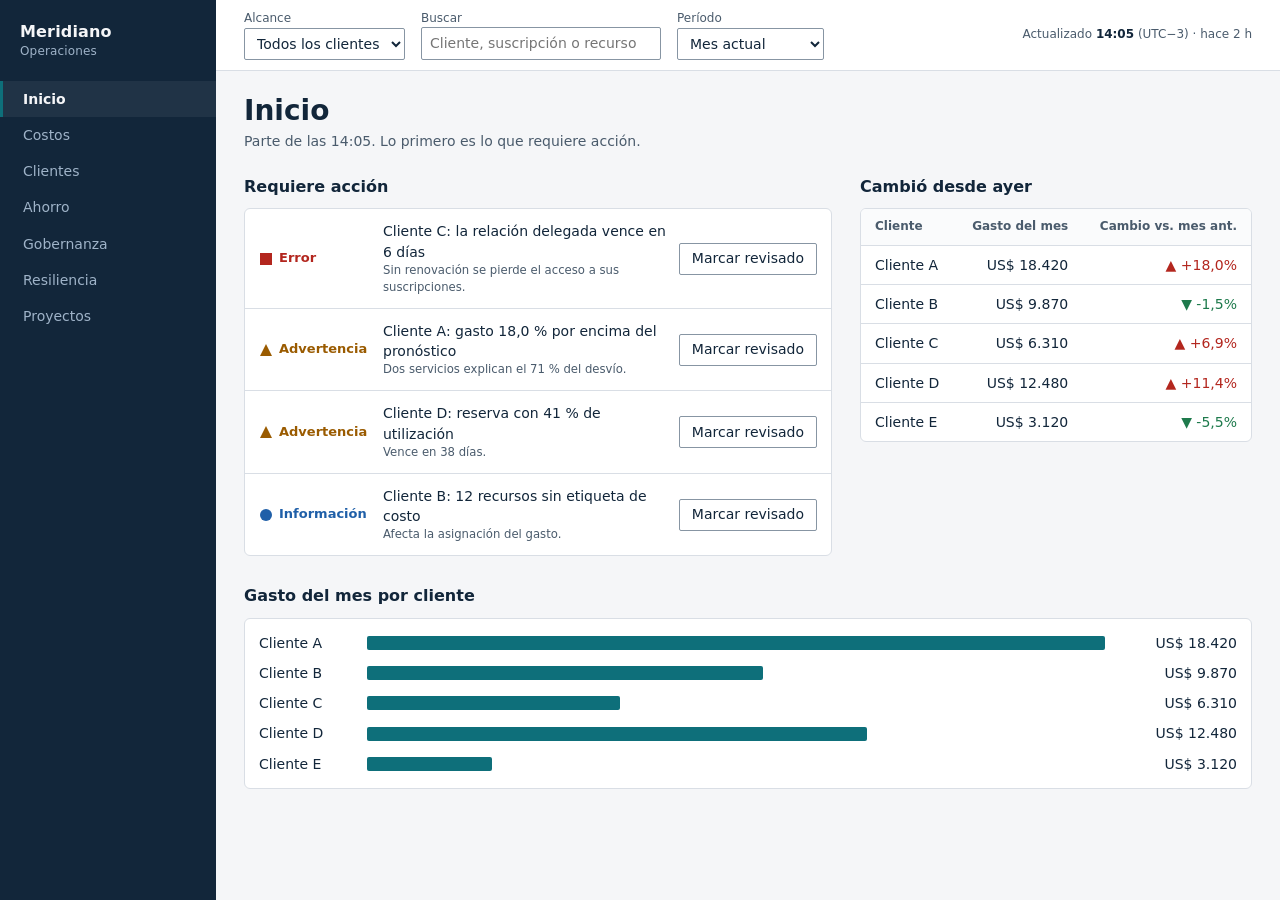
<file: plugins/front-studio/examples/portal-muestra/design/preview/index.html>
<!doctype html>
<html lang="es">
<head>
<meta charset="utf-8">
<meta name="viewport" content="width=device-width, initial-scale=1">
<title>Meridiano — Operaciones (preview de muestra)</title>
<style>
/* TOKENS:START */
:root {
  --ink: #12263A; --ink-2: #4A5B6C; --paper: #F5F6F8; --surface: #FFFFFF; --line: #D9DEE5;
  --accent: #0E6F7A; --on-accent: #FFFFFF;
  --ok: #1E7A4C; --warn: #9A5B00; --err: #B3261E; --info: #1F5FA8;
  --nav-bg: #12263A; --nav-ink: #F5F6F8; --nav-ink-2: #9FB3C8;
  --font: system-ui, "Segoe UI", Roboto, sans-serif;
  --r-data: 2px; --r-panel: 6px;
  --dur-fb: 100ms; --dur-panel: 250ms; --dur-exit: 180ms; --dur-chart: 400ms;
  --ease-out: cubic-bezier(.16, 1, .3, 1);
}
/* TOKENS:END */

/* ESTILO:START */
body { margin: 0; font: 14px/1.45 var(--font); color: var(--ink); background: var(--paper); font-variant-numeric: tabular-nums; }
#app { display: grid; grid-template-columns: 216px minmax(0, 1fr); grid-template-rows: auto 1fr; min-height: 100vh; }
[data-component="nav"] { grid-row: 1 / 3; background: var(--nav-bg); color: var(--nav-ink); padding: 20px 0; }
.brand { font-weight: 600; font-size: 16px; padding: 0 20px 20px; letter-spacing: .01em; }
.brand small { display: block; font-weight: 400; font-size: 12px; color: var(--nav-ink-2); }
[data-component="nav"] a { display: block; padding: 8px 20px; color: var(--nav-ink-2); text-decoration: none; border-left: 3px solid transparent; }
[data-component="nav"] a:hover { color: var(--nav-ink); }
[data-component="nav"] a[aria-current] { color: var(--nav-ink); border-left-color: var(--accent); background: rgba(255,255,255,.06); font-weight: 600; }
[data-component="nav"] a:focus-visible { outline-color: var(--nav-ink); }
[data-component="topbar"] { display: flex; gap: 16px; align-items: center; flex-wrap: wrap; padding: 10px 28px; background: var(--surface); border-bottom: 1px solid var(--line); }
.field { display: flex; flex-direction: column; font-size: 12px; color: var(--ink-2); }
.field select, .field input { font: inherit; font-size: 14px; color: var(--ink); background: var(--surface); border: 1px solid #8795A3; border-radius: var(--r-data); padding: 5px 8px; min-height: 32px; }
.field input { width: 240px; }
.fresh { margin-left: auto; color: var(--ink-2); font-size: 12px; }
.fresh strong { color: var(--ink); font-weight: 600; }
main { padding: 24px 28px 48px; max-width: 1280px; }
main:focus { outline: none; }
h1 { font-size: 28px; line-height: 1.15; margin: 0 0 4px; font-weight: 600; }
.sub { color: var(--ink-2); margin: 0 0 24px; }
h2 { font-size: 16px; font-weight: 600; margin: 0 0 10px; }
.cols { display: grid; grid-template-columns: minmax(0, 3fr) minmax(0, 2fr); gap: 28px; align-items: start; }
.panel { background: var(--surface); border: 1px solid var(--line); border-radius: var(--r-panel); }
.sec { margin-bottom: 28px; }
.act { display: grid; grid-template-columns: 112px 1fr auto; gap: 12px; align-items: center; padding: 12px 14px; border-bottom: 1px solid var(--line); }
.act:last-child { border-bottom: 0; }
.act p { margin: 0; } .act small { color: var(--ink-2); display: block; }
.sev { display: inline-flex; align-items: center; gap: 6px; font-weight: 600; font-size: 13px; }
.sev svg { width: 14px; height: 14px; flex: none; }
.sev.err { color: var(--err); } .sev.warn { color: var(--warn); } .sev.info { color: var(--info); } .sev.ok { color: var(--ok); }
button, .btn { font: inherit; border-radius: var(--r-data); min-height: 32px; padding: 4px 12px; cursor: pointer; border: 1px solid #8795A3; background: var(--surface); color: var(--ink); transition: background-color var(--dur-fb); }
button:hover { background: #EDF0F4; }
button.primary { background: var(--accent); color: var(--on-accent); border-color: var(--accent); }
button.primary:hover { background: #0B5C65; }
.tw { overflow-x: auto; }
table { width: 100%; border-collapse: collapse; }
th, td { padding: 9px 14px; text-align: left; border-bottom: 1px solid var(--line); white-space: nowrap; }
th { font-weight: 600; font-size: 12px; color: var(--ink-2); background: #FAFBFC; position: sticky; top: 0; }
th button { all: unset; cursor: pointer; font-weight: 600; } th button:focus-visible { outline: 2px solid var(--ink); outline-offset: 2px; }
td.n, th.n { text-align: right; }
tbody tr[data-row] { cursor: pointer; } tbody tr[data-row]:hover { background: #F0F4F7; }
tr:last-child td { border-bottom: 0; }
.delta.up { color: var(--err); } .delta.down { color: var(--ok); } /* en costos, subir es la mala noticia */
.bars { padding: 14px; display: grid; gap: 10px; }
.bar { display: grid; grid-template-columns: 96px 1fr 120px; gap: 12px; align-items: center; }
.bar i { display: block; height: 14px; background: var(--accent); border-radius: var(--r-data); transform-origin: left; width: var(--w); }
.first .bar i { animation: grow var(--dur-chart) var(--ease-out) both; }
@keyframes grow { from { transform: scaleX(0); } }
.spark { width: 96px; height: 24px; vertical-align: middle; } .spark path { fill: none; stroke: var(--ink-2); stroke-width: 1.5; }
.banner { display: flex; gap: 10px; align-items: center; padding: 10px 14px; margin-bottom: 16px; border: 1px solid var(--warn); border-left-width: 4px; border-radius: var(--r-panel); background: #FFF8EC; }
.state { padding: 28px 18px; } .state h2 { margin-bottom: 4px; } .state p { margin: 0 0 12px; color: var(--ink-2); }
.sk { display: block; height: 14px; border-radius: var(--r-data); background: #E3E7EC; animation: pulse 1.4s linear infinite; }
@keyframes pulse { 50% { opacity: .45; } }
.swap { animation: fade var(--dur-fb) linear 1; animation-duration: 200ms; } @keyframes fade { from { opacity: .35; } }
.drawer { position: fixed; top: 0; right: 0; height: 100%; width: min(420px, 100%); background: var(--surface); border-left: 1px solid var(--line); padding: 20px; overflow: auto; transform: translateX(100%); visibility: hidden; transition: transform var(--dur-exit) ease-in, visibility 0s linear var(--dur-exit); }
.drawer.open { transform: none; visibility: visible; transition: transform var(--dur-panel) var(--ease-out), visibility 0s; }
.drawer h2 { font-size: 20px; } .drawer dl { display: grid; grid-template-columns: 1fr auto; gap: 6px 12px; margin: 16px 0; } .drawer dd { margin: 0; text-align: right; }
.toast { position: fixed; left: 50%; bottom: 20px; transform: translate(-50%, 8px); opacity: 0; background: var(--ink); color: var(--paper); padding: 10px 16px; border-radius: var(--r-panel); transition: opacity 150ms linear, transform 150ms var(--ease-out); pointer-events: none; }
.toast.show { opacity: 1; transform: translate(-50%, 0); transition-duration: 200ms; }
@media (max-width: 900px) {
  #app { grid-template-columns: minmax(0, 1fr); }
  [data-component="nav"] { grid-row: auto; display: flex; overflow-x: auto; padding: 8px 12px; align-items: center; }
  .brand { padding: 0 16px 0 0; white-space: nowrap; } .brand small { display: none; }
  [data-component="nav"] a { border-left: 0; border-bottom: 3px solid transparent; white-space: nowrap; padding: 8px 12px; }
  [data-component="nav"] a[aria-current] { border-bottom-color: var(--accent); }
    .cols { grid-template-columns: minmax(0, 1fr); } .bar { grid-template-columns: 64px 1fr 84px; gap: 8px; } .act { grid-template-columns: 1fr; } .fresh { margin-left: 0; width: 100%; }
  .field input { width: 100%; } main { padding: 18px 16px 40px; } [data-component="topbar"] { padding: 10px 16px; }
}
/* ESTILO:END */

/* Piso de calidad */
*, *::before, *::after { box-sizing: border-box; }
:focus-visible { outline: 2px solid var(--accent); outline-offset: 2px; }
@media (prefers-reduced-motion: reduce) {
  *, *::before, *::after { animation-duration: .001ms !important; animation-iteration-count: 1 !important; transition-duration: .001ms !important; transition-delay: 0s !important; scroll-behavior: auto !important; }
}
.sr-only { position: absolute; width: 1px; height: 1px; overflow: hidden; clip: rect(0 0 0 0); white-space: nowrap; }
[hidden] { display: none !important; }
</style>
</head>
<body class="first">
<a class="sr-only" href="#main">Saltar al contenido</a>
<div id="app">
  <nav data-component="nav" aria-label="Principal">
    <div class="brand">Meridiano<small>Operaciones</small></div>
    <a href="#/inicio">Inicio</a><a href="#/costos">Costos</a><a href="#/clientes">Clientes</a>
    <a href="#/ahorro">Ahorro</a><a href="#/gobernanza">Gobernanza</a><a href="#/resiliencia">Resiliencia</a><a href="#/proyectos">Proyectos</a>
  </nav>
  <header data-component="topbar" role="search">
    <label class="field">Alcance<select id="scope"><option value="">Todos los clientes</option></select></label>
    <label class="field">Buscar<input type="search" placeholder="Cliente, suscripción o recurso"></label>
    <label class="field">Período<select id="range"><option>Mes actual</option><option>Últimos 30 días</option><option>Últimos 7 días</option></select></label>
    <span class="fresh">Actualizado <strong>14:05</strong> (UTC−3) · hace 2 h</span>
  </header>
  <main id="main" tabindex="-1"></main>
</div>
<aside class="drawer" id="drawer" aria-label="Detalle del cliente" inert></aside>
<div class="toast" id="toast" role="status" aria-live="polite"></div>

<template id="screen-inicio">
  <h1>Inicio</h1><p class="sub">Parte de las 14:05. Lo primero es lo que requiere acción.</p>
  <div data-slot="banner"></div>
  <div class="cols">
    <section class="sec" data-component="acciones"><h2>Requiere acción</h2><div class="panel" data-slot="acciones"></div></section>
    <section class="sec" data-component="cambios"><h2>Cambió desde ayer</h2><div class="panel tw" data-slot="cambios"></div></section>
  </div>
  <section class="sec" data-component="gasto-barras"><h2>Gasto del mes por cliente</h2><div class="panel bars" data-slot="barras"></div></section>
</template>
<template id="screen-costos">
  <h1>Costos</h1><p class="sub">Gasto acumulado del mes contra el mes anterior y el pronóstico.</p>
  <div data-slot="banner"></div>
  <div class="panel tw" data-component="tabla-costos" data-slot="tabla"></div>
</template>
<template id="screen-clientes">
  <h1>Clientes</h1><p class="sub">Acceso y estado de carga por cliente.</p>
  <div class="panel tw" data-component="tabla-clientes" data-slot="clientes"></div>
</template>
<template id="screen-otro">
  <h1 data-slot="titulo"></h1><div class="panel state"><h2>Fuera de la muestra</h2><p>Esta sección existe en la navegación del mapa del producto, pero la muestra solo desarrolla Inicio, Costos y Clientes.</p></div>
</template>

<script>
/* Datos de ejemplo. Sin clientes ni identificadores reales. */
const fmt = new Intl.NumberFormat('es-AR', { style: 'currency', currency: 'USD', maximumFractionDigits: 0 });
const pct = new Intl.NumberFormat('es-AR', { style: 'percent', minimumFractionDigits: 1, maximumFractionDigits: 1, signDisplay: 'always' });
const trend = (a, b) => Array.from({ length: 30 }, (_, i) => Math.round(a + (b - a) * (i / 29) + Math.sin(i * 1.7 + a) * (a * .08)));
const C = [
  { id: 'a', n: 'Cliente A', now: 18420, prev: 15610, fc: 26100, bud: 24000, t: trend(520, 700), acc: 'ok' },
  { id: 'b', n: 'Cliente B', now: 9870, prev: 10020, fc: 13900, bud: 15000, t: trend(330, 320), acc: 'ok' },
  { id: 'c', n: 'Cliente C', now: 6310, prev: 5900, fc: 8800, bud: 9000, t: trend(200, 215), acc: 'vence' },
  { id: 'd', n: 'Cliente D', now: 12480, prev: 11200, fc: 17600, bud: 18000, t: trend(390, 450), acc: 'ok' },
  { id: 'e', n: 'Cliente E', now: 3120, prev: 3300, fc: 4300, bud: 5000, t: trend(110, 98), acc: 'ok' },
];
const ICON = { err: '<svg viewBox="0 0 14 14" aria-hidden="true"><rect x="1" y="1" width="12" height="12" fill="currentColor"/></svg>',
  warn: '<svg viewBox="0 0 14 14" aria-hidden="true"><path d="M7 1 13 13H1Z" fill="currentColor"/></svg>',
  info: '<svg viewBox="0 0 14 14" aria-hidden="true"><circle cx="7" cy="7" r="6" fill="currentColor"/></svg>' };
const sev = (k, w) => `<span class="sev ${k}">${ICON[k]}${w}</span>`;
const delta = (a, b) => { const d = (a - b) / b; return `<span class="delta ${d > 0 ? 'up' : 'down'}">${d > 0 ? '▲' : '▼'} ${pct.format(d)}</span>`; };
const spark = (t) => { const mx = Math.max(...t), mn = Math.min(...t); return `<svg class="spark" viewBox="0 0 96 24" role="img" aria-label="Tendencia de 30 días"><path d="${t.map((v, i) => (i ? 'L' : 'M') + (i * 96 / 29).toFixed(1) + ' ' + (22 - (v - mn) / (mx - mn || 1) * 20).toFixed(1)).join('')}"/></svg>`; };
const skel = (rows, cols) => `<table aria-busy="true"><tbody>${Array.from({ length: rows }, () => `<tr>${Array.from({ length: cols }, () => '<td><span class="sk"></span></td>').join('')}</tr>`).join('')}</tbody></table>`;
const stateBox = (h, p, btn) => `<div class="state"><h2>${h}</h2><p>${p}</p>${btn || ''}</div>`;

const main = document.getElementById('main'), drawer = document.getElementById('drawer'), toast = document.getElementById('toast');
const scopeSel = document.getElementById('scope');
C.forEach(c => scopeSel.add(new Option(c.n, c.id)));
let scope = '', sortKey = 'now', sortDir = -1, lastFocus = null;
const state = () => document.documentElement.dataset.state || 'ok';
const rows = () => C.filter(c => !scope || c.id === scope);

function slot(root, name, html) { root.querySelector(`[data-slot="${name}"]`).innerHTML = html; }
function banner(root) { const b = root.querySelector('[data-slot="banner"]'); if (b && state() === 'stale') b.innerHTML = `<div class="banner" role="status">${sev('warn', 'Datos desactualizados')}<span>La última actualización fue hace 9 h. Los importes pueden no incluir el día de hoy.</span></div>`; }
function body(root, ok, cols, rowsN) {
  const s = state();
  if (s === 'loading') return skel(rowsN, cols);
  if (s === 'empty') return stateBox('Todavía no hay datos de costos', 'Cuando un cliente tenga suscripciones conectadas, el gasto aparece acá.', '<button class="primary">Conectar suscripción</button>');
  if (s === 'error') return stateBox('No se pudieron cargar los costos', 'La consulta a Cost Management superó el tiempo de espera. Los demás datos siguen disponibles.', '<button class="primary" data-retry>Reintentar consulta</button>');
  return ok();
}

function inicio(root) {
  banner(root);
  const acts = [
    ['err', 'Error', 'Cliente C: la relación delegada vence en 6 días', 'Sin renovación se pierde el acceso a sus suscripciones.', 'Renovar relación'],
    ['warn', 'Advertencia', 'Cliente A: gasto 18,0 % por encima del pronóstico', 'Dos servicios explican el 71 % del desvío.', 'Ver costos'],
    ['warn', 'Advertencia', 'Cliente D: reserva con 41 % de utilización', 'Vence en 38 días.', 'Ver ahorro'],
    ['info', 'Información', 'Cliente B: 12 recursos sin etiqueta de costo', 'Afecta la asignación del gasto.', 'Ver gobernanza'],
  ];
  slot(root, 'acciones', body(root, () => acts.map(a => `<div class="act">${sev(a[0], a[1])}<p>${a[2]}<small>${a[3]}</small></p><button data-ack>Marcar revisado</button></div>`).join(''), 1, 4));
  slot(root, 'cambios', body(root, () => `<table><thead><tr><th>Cliente</th><th class="n">Gasto del mes</th><th class="n">Cambio vs. mes ant.</th></tr></thead><tbody>${rows().map(c => `<tr><td>${c.n}</td><td class="n">${fmt.format(c.now)}</td><td class="n">${delta(c.now, c.prev)}</td></tr>`).join('')}</tbody></table>`, 3, 5));
  const mx = Math.max(...C.map(c => c.now));
  slot(root, 'barras', body(root, () => rows().map(c => `<div class="bar"><span>${c.n}</span><i style="--w:${(c.now / mx * 100).toFixed(1)}%" role="img" aria-label="${c.n}: ${fmt.format(c.now)}"></i><span class="n" style="text-align:right">${fmt.format(c.now)}</span></div>`).join(''), 1, 5));
}
function costos(root) {
  banner(root);
  const data = rows().slice().sort((a, b) => (a[sortKey] - b[sortKey]) * sortDir);
  const th = (k, l, n) => `<th class="${n ? 'n' : ''}" aria-sort="${sortKey === k ? (sortDir > 0 ? 'ascending' : 'descending') : 'none'}"><button data-sort="${k}">${l}${sortKey === k ? (sortDir > 0 ? ' ▲' : ' ▼') : ''}</button></th>`;
  slot(root, 'tabla', body(root, () => `<table><caption class="sr-only">Costos por cliente</caption><thead><tr><th>Cliente</th>${th('now', 'Gasto del mes', 1)}${th('prev', 'Mes anterior', 1)}<th class="n">Cambio</th>${th('fc', 'Pronóstico', 1)}<th>Presupuesto</th><th>Últimos 30 días</th></tr></thead><tbody>${data.map(c => { const u = c.fc / c.bud; return `<tr data-row="${c.id}" tabindex="0"><td>${c.n}</td><td class="n">${fmt.format(c.now)}</td><td class="n">${fmt.format(c.prev)}</td><td class="n">${delta(c.now, c.prev)}</td><td class="n">${fmt.format(c.fc)}</td><td>${u > 1 ? sev('err', 'Excede ' + pct.format(u - 1)) : u > .9 ? sev('warn', 'Al ' + Math.round(u * 100) + ' %') : sev('ok', 'Al ' + Math.round(u * 100) + ' %')}</td><td>${spark(c.t)}</td></tr>`; }).join('')}</tbody></table>`, 7, 5));
}
function clientes(root) {
  const s = state();
  slot(root, 'clientes', s === 'loading' ? skel(5, 4) : `<table><thead><tr><th>Cliente</th><th>Acceso</th><th>Carga de costos</th><th class="n">Suscripciones</th></tr></thead><tbody>${rows().map((c, i) => {
    const acc = s === 'noperm' && i % 2 ? sev('err', 'Sin acceso (relación vencida)') : c.acc === 'vence' ? sev('warn', 'Vence en 6 días') : sev('ok', 'Con acceso');
    const load = s === 'noperm' && i % 2 ? '<span style="color:var(--ink-2)">No disponible sin acceso</span>' : s === 'partial' && i === 2 ? sev('err', 'Error al cargar') + ' <button data-retry>Reintentar</button>' : sev('ok', 'Cargado');
    return `<tr><td>${c.n}</td><td>${acc}</td><td>${load}</td><td class="n">${3 + i}</td></tr>`; }).join('')}</tbody></table>`);
}

const screens = { inicio, costos, clientes };
function route() {
  const name = (location.hash.replace(/^#\//, '') || 'inicio').split('?')[0];
  const known = screens[name];
  const tpl = document.getElementById('screen-' + (known ? name : 'otro'));
  const node = tpl.content.cloneNode(true);
  if (known) known(node); else node.querySelector('[data-slot="titulo"]').textContent = name[0].toUpperCase() + name.slice(1);
  main.replaceChildren(node);
  document.querySelectorAll('[data-component="nav"] a').forEach(a => a.toggleAttribute('aria-current', a.getAttribute('href') === '#/' + name));
  document.title = (known ? name[0].toUpperCase() + name.slice(1) : 'Sección') + ' — Meridiano';
  main.focus({ preventScroll: true });
  requestAnimationFrame(() => setTimeout(() => document.body.classList.remove('first'), 600)); // el dibujo de barras ocurre solo en la primera carga
}
function applyState() { const q = new URLSearchParams(location.hash.split('?')[1] || location.search); document.documentElement.dataset.state = q.get('state') || 'ok'; }

function openDrawer(id) {
  const c = C.find(x => x.id === id); lastFocus = document.activeElement;
  drawer.innerHTML = `<button data-close aria-label="Cerrar detalle" style="float:right">Cerrar</button><h2>${c.n}</h2><p class="sub">Detalle del mes</p><dl><dt>Gasto del mes</dt><dd>${fmt.format(c.now)}</dd><dt>Mes anterior</dt><dd>${fmt.format(c.prev)}</dd><dt>Cambio</dt><dd>${delta(c.now, c.prev)}</dd><dt>Pronóstico</dt><dd>${fmt.format(c.fc)}</dd><dt>Presupuesto</dt><dd>${fmt.format(c.bud)}</dd></dl><button class="primary" data-ack>Marcar revisado</button>`;
  drawer.inert = false; drawer.classList.add('open'); drawer.querySelector('[data-close]').focus();
}
function closeDrawer() { drawer.classList.remove('open'); drawer.inert = true; if (lastFocus) lastFocus.focus(); }
function say(t) { toast.textContent = t; toast.classList.add('show'); clearTimeout(say.t); say.t = setTimeout(() => toast.classList.remove('show'), 2200); }

document.addEventListener('click', e => {
  const t = e.target;
  if (t.closest('[data-ack]')) { say('Marcado como revisado'); return; }
  if (t.closest('[data-close]')) return closeDrawer();
  if (t.closest('[data-retry]')) { say('Consulta reintentada'); return route(); }
  const s = t.closest('[data-sort]'); if (s) { const k = s.dataset.sort; sortDir = sortKey === k ? -sortDir : -1; sortKey = k; return route(); }
  const r = t.closest('[data-row]'); if (r) openDrawer(r.dataset.row);
});
document.addEventListener('keydown', e => { if (e.key === 'Escape' && drawer.classList.contains('open')) closeDrawer(); if (e.key === 'Enter' && e.target.matches('[data-row]')) { e.preventDefault(); openDrawer(e.target.dataset.row); } }); /* preventDefault: si no, el Enter activa el botón al que acaba de pasar el foco */
scopeSel.addEventListener('change', () => { scope = scopeSel.value; route(); main.classList.remove('swap'); void main.offsetWidth; main.classList.add('swap'); });
addEventListener('hashchange', () => { applyState(); route(); });
applyState(); route();
</script>
</body>
</html>
</file>
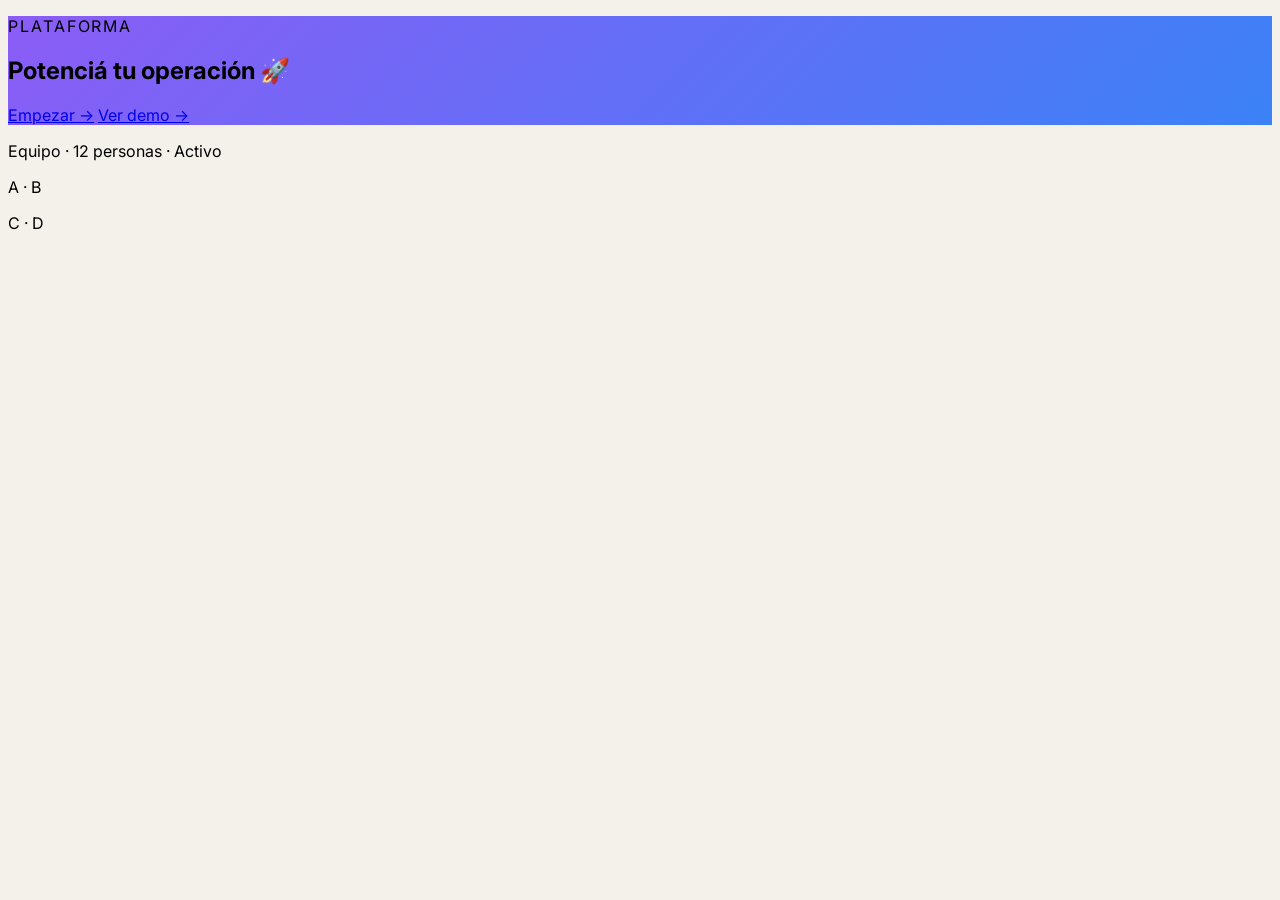
<file: tests/fixtures/front/generica.html>
<!doctype html>
<html>
<head>
<link href="https://fonts.googleapis.com/css2?family=Inter:wght@400;600&display=swap" rel="stylesheet">
<style>
:root { --bg: #F4F1EA; --accent: #D97757; }
body { font-family: Inter, sans-serif; background: var(--bg); }
.hero { background: linear-gradient(135deg, #8b5cf6, #3b82f6); }
.title span { background-clip: text; -webkit-background-clip: text; }
.card { border-radius: 16px; box-shadow: 0 4px 12px rgba(0,0,0,0.1); }
.card2 { border-radius: 16px; box-shadow: 0 4px 12px rgba(0,0,0,0.1); }
.card3 { border-radius: 16px; box-shadow: 0 4px 12px rgba(0,0,0,0.1); }
.card4 { border-radius: 16px; box-shadow: 0 4px 12px rgba(0,0,0,0.1); }
.card5 { border-radius: 16px; box-shadow: 0 4px 12px rgba(0,0,0,0.1); }
.card6 { border-radius: 16px; box-shadow: 0 4px 12px rgba(0,0,0,0.1); }
.btn { border-radius: 16px; } .in { border-radius: 16px; }
.eyebrow { text-transform: uppercase; letter-spacing: .12em; }
.eyebrow2 { text-transform: uppercase; letter-spacing: .12em; }
.eyebrow3 { letter-spacing: .1em; text-transform: uppercase; }
.glass { backdrop-filter: blur(12px); } .glass2 { backdrop-filter: blur(8px); }
@keyframes rise { from { opacity: 0; transform: translateY(20px); } to { opacity: 1; transform: none; } }
.s1 { animation: rise .6s; } .s2 { animation: rise .6s; } .s3 { animation: rise .6s; }
.card:hover { transform: translateY(-4px); } .card2:hover { transform: translateY(-4px); }
</style>
</head>
<body>
<section class="hero"><p class="eyebrow">PLATAFORMA</p><h1>Potenciá tu operación 🚀</h1>
<a href="#">Empezar →</a> <a href="#">Ver demo →</a></section>
<p>Equipo · 12 personas · Activo</p><p>A · B</p><p>C · D</p>
</body>
</html>
</file>
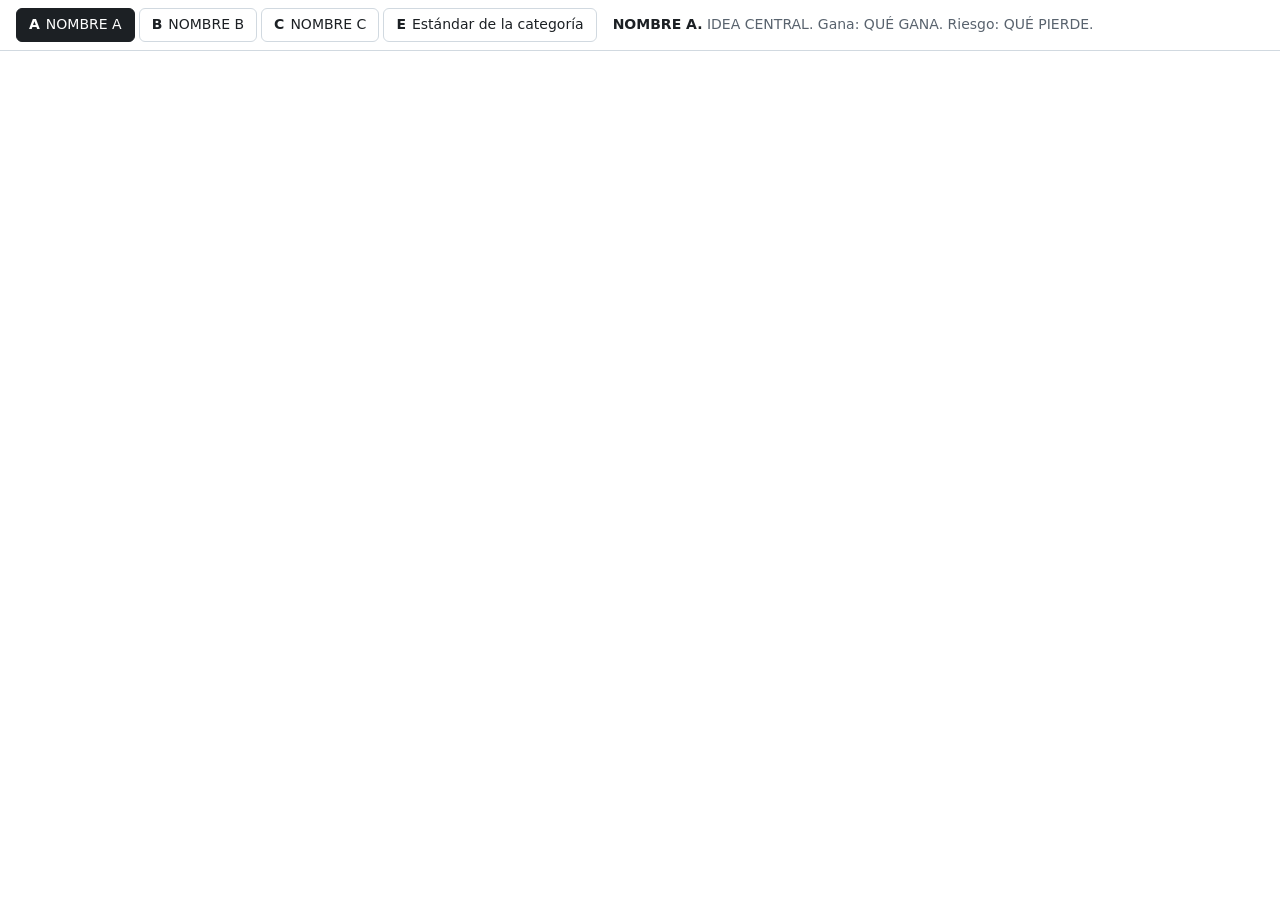
<file: plugins/front-studio/skills/ui-options/templates/options-shell.html>
<!doctype html>
<html lang="es">
<head>
<meta charset="utf-8">
<meta name="viewport" content="width=device-width, initial-scale=1">
<title>Opciones PANTALLA</title>
<style>
/* ==== Barra del selector: neutra a propósito, no pertenece a ninguna dirección ==== */
:root { --opt-bg: #ffffff; --opt-fg: #1c2024; --opt-muted: #59636e; --opt-line: #d1d9e0; --opt-sel: #1c2024; --opt-on: #ffffff; --opt-focus: #0b57d0; }
@media (prefers-color-scheme: dark) { :root:not([data-theme="light"]) { --opt-bg: #16191d; --opt-fg: #e6e9ec; --opt-muted: #9aa4ae; --opt-line: #333a42; --opt-sel: #e6e9ec; --opt-on: #16191d; --opt-focus: #8ab4f8; } }
:root[data-theme="dark"] { --opt-bg: #16191d; --opt-fg: #e6e9ec; --opt-muted: #9aa4ae; --opt-line: #333a42; --opt-sel: #e6e9ec; --opt-on: #16191d; --opt-focus: #8ab4f8; }
.opt-bar { position: sticky; top: 0; z-index: 1000; background: var(--opt-bg); color: var(--opt-fg); border-bottom: 1px solid var(--opt-line); padding: 8px 16px; display: flex; flex-wrap: wrap; gap: 8px 16px; align-items: center; font: 14px/1.4 system-ui, -apple-system, "Segoe UI", sans-serif; }
.opt-tabs { display: flex; flex-wrap: wrap; gap: 4px; }
.opt-tabs button { font: inherit; padding: 6px 12px; border-radius: 6px; border: 1px solid var(--opt-line); background: transparent; color: var(--opt-fg); cursor: pointer; }
.opt-tabs button[aria-selected="true"] { background: var(--opt-sel); color: var(--opt-on); border-color: var(--opt-sel); }
.opt-tabs button:focus-visible { outline: 2px solid var(--opt-focus); outline-offset: 2px; }
.opt-tabs b { font-weight: 700; margin-right: 6px; }
.opt-desc { margin: 0; color: var(--opt-muted); flex: 1 1 320px; min-width: 0; }
.opt-desc strong { color: var(--opt-fg); }
[data-only][hidden] { display: none !important; }

/* ==== TOKENS POR DIRECCIÓN ====
   Cada dirección redefine variables y, si hace falta, reglas propias bajo [data-dir="x"].
   El contenido es el MISMO para las cuatro; lo que cambia es la dirección.
   Para estructura distinta, marcá bloques con data-only="a" (o "a c") y se muestran solo en esas. */
body { margin: 0; }
[data-dir="a"] { /* DIRECCIÓN A */ }
[data-dir="b"] { /* DIRECCIÓN B */ }
[data-dir="c"] { /* DIRECCIÓN C */ }
[data-dir="std"] { /* ESTÁNDAR DE LA CATEGORÍA */ }

@media (prefers-reduced-motion: reduce) { *, *::before, *::after { animation-duration: 0.01ms !important; transition-duration: 0.01ms !important; } }
</style>
</head>
<body data-dir="a">
<div class="opt-bar" role="region" aria-label="Opciones de diseño">
  <div class="opt-tabs" role="tablist" aria-label="Dirección">
    <button role="tab" id="tab-a" data-set="a" aria-controls="stage"><b>A</b>NOMBRE A</button>
    <button role="tab" id="tab-b" data-set="b" aria-controls="stage"><b>B</b>NOMBRE B</button>
    <button role="tab" id="tab-c" data-set="c" aria-controls="stage"><b>C</b>NOMBRE C</button>
    <button role="tab" id="tab-std" data-set="std" aria-controls="stage"><b>E</b>Estándar de la categoría</button>
  </div>
  <p class="opt-desc" id="opt-desc" aria-live="polite"></p>
</div>

<main id="stage" role="tabpanel">
  <!-- CONTENIDO REAL de la pantalla: el mismo para las cuatro direcciones.
       Cada bloque que será componente lleva data-component="nombre". Un solo <h1> (el de la pantalla). -->
</main>

<script>
// Descripción corta de cada dirección (se muestra en la barra). Completar.
var DIRS = {
  a: { name: 'NOMBRE A', idea: 'IDEA CENTRAL', bet: 'QUÉ GANA', risk: 'QUÉ PIERDE' },
  b: { name: 'NOMBRE B', idea: 'IDEA CENTRAL', bet: 'QUÉ GANA', risk: 'QUÉ PIERDE' },
  c: { name: 'NOMBRE C', idea: 'IDEA CENTRAL', bet: 'QUÉ GANA', risk: 'QUÉ PIERDE' },
  std: { name: 'Estándar de la categoría', idea: 'Lo que haría un producto competente y convencional', bet: 'Cero aprendizaje', risk: 'No se distingue' }
};
(function () {
  var tabs = Array.prototype.slice.call(document.querySelectorAll('[role="tab"]'));
  var stage = document.getElementById('stage'), desc = document.getElementById('opt-desc');
  function select(d, focus) {
    if (!DIRS[d]) d = 'a';
    document.body.setAttribute('data-dir', d);
    tabs.forEach(function (t) {
      var on = t.getAttribute('data-set') === d;
      t.setAttribute('aria-selected', on ? 'true' : 'false');
      t.tabIndex = on ? 0 : -1;
      if (on) { stage.setAttribute('aria-labelledby', t.id); if (focus) t.focus(); }
    });
    Array.prototype.forEach.call(document.querySelectorAll('[data-only]'), function (el) {
      el.hidden = el.getAttribute('data-only').split(/\s+/).indexOf(d) < 0;
    });
    var x = DIRS[d];
    desc.innerHTML = '<strong>' + x.name + '.</strong> ' + x.idea + '. Gana: ' + x.bet + '. Riesgo: ' + x.risk + '.';
    try { history.replaceState(null, '', '#dir-' + d); } catch (e) { /* sin historial (artifact): no importa */ }
  }
  tabs.forEach(function (t, i) {
    t.addEventListener('click', function () { select(t.getAttribute('data-set')); });
    t.addEventListener('keydown', function (e) {
      var j = { ArrowRight: i + 1, ArrowLeft: i - 1, Home: 0, End: tabs.length - 1 }[e.key];
      if (j === undefined) return;
      e.preventDefault();
      select(tabs[(j + tabs.length) % tabs.length].getAttribute('data-set'), true);
    });
  });
  var q = (location.search.match(/[?&]dir=(\w+)/) || [])[1] || (location.hash.match(/^#dir-(\w+)$/) || [])[1];
  select(q || 'a');
})();
</script>
</body>
</html>
</file>
